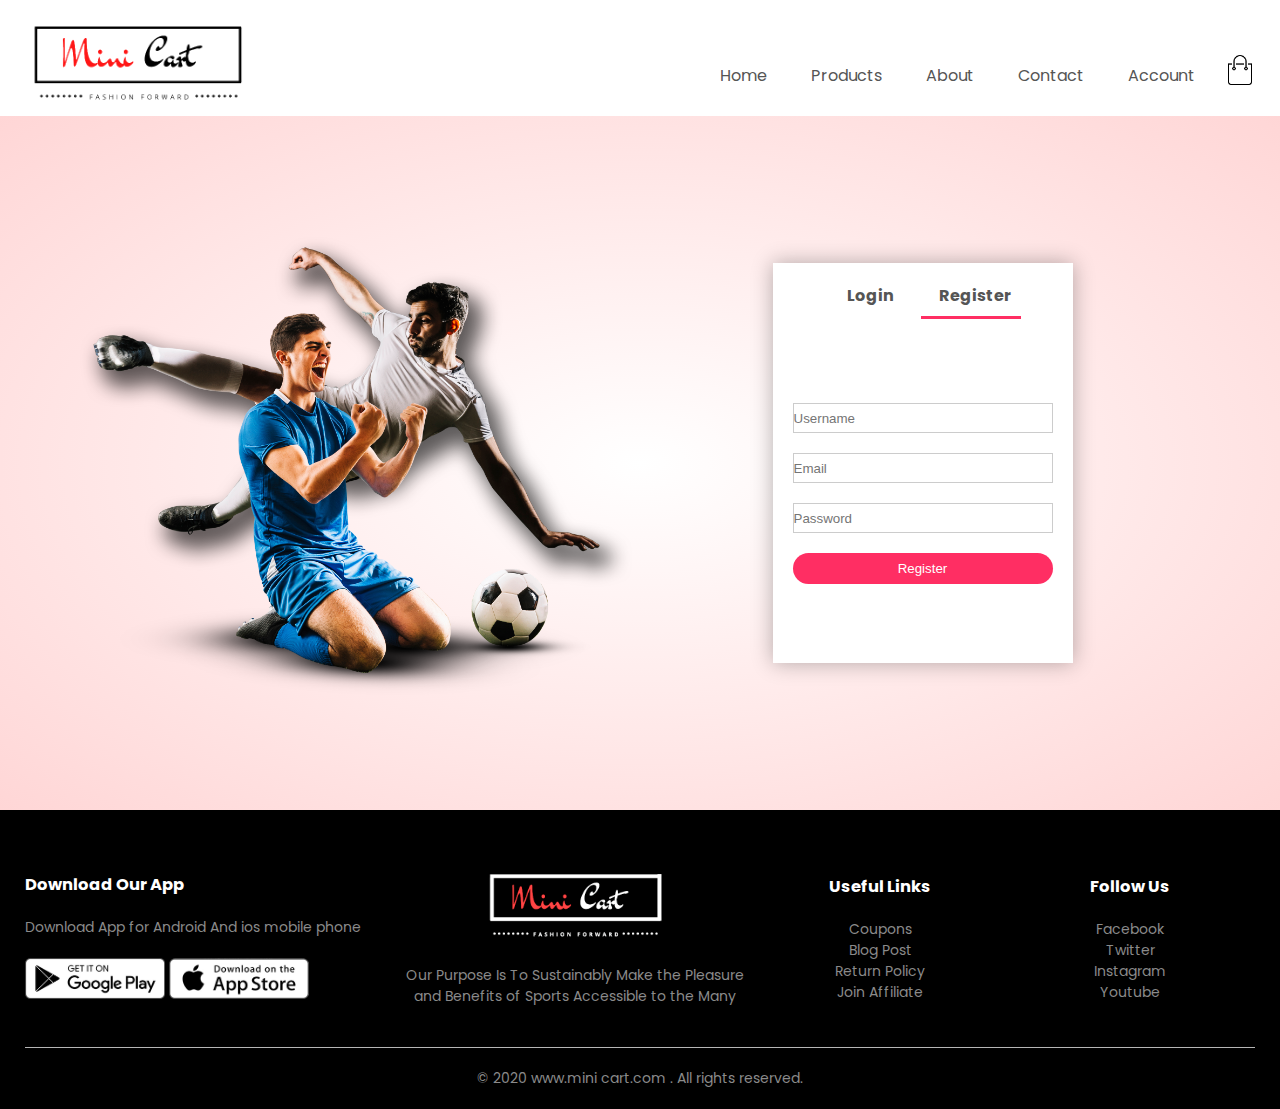
<file: account.html>
<!DOCTYPE html>
<html lang="en">
    <head>
        <meta charset="UTF-8">
        <meta name="viewport" content="width=device-width, initial-scale=1.0">
        <title>Mini Cart</title>
        <link rel="stylesheet" href="style.css">
        <link href="https://fonts.googleapis.com/css2?family=Poppins:wght@300;400;500;600;700&display=swap" rel="stylesheet">
        <link rel="stylesheet" href="https://stackpath.bootstrapcdn.com/font-awesome/4.7.0/css/font-awesome.min.css">
        <link rel="icon" type="image/jpeg" href="./favicon/apple-touch-icon.png">
    </head>

    <body>
        



    <div class="container">
    <!----------- Logo ----------------->

        <div class="navbar">
            <div class="logo">
                <a href="index.html"><img src="./images/karttt.png " class="logo-my"></a>
                <!------xx----- Logo -------xx---------->
            </div>
                <nav>
                    <ul id="menuitems">
                        <li><a href="index.html">Home</a></li>
                        <li><a href="products.html">Products</a></li>
                        <li><a href="">About</a></li>
                        <li><a href="">Contact</a></li>
                        <li><a href="account.html">Account</a></li>
                    </ul>
                </nav>

                <a href="cart.html"><img src="./images/cart.png" width="30px" height="30px" class="cart"></a>
                <img src="./images/menu.png" class="menu-icon" onclick="menutoggle()">

        </div>
        
    </div>


<!-- ------------------------- account page------------- -->
    
<div class="account-page">
    <div class="container">
        <div class="row">
            <div class="col-2">
                <img src="./images/image1.png" width="100%">
            </div>
            <div class="col-2">
                <div class="form-container">
                    <div class="form-btn">
                        <span onclick="login()">Login</span>
                        <span onclick="register()">Register</span>
                        <hr id="indicator">

                    </div>

                    <form id="loginform">
                        <input type="text" placeholder="Username">
                        <input type="password" placeholder="Password">
                        <button type="submit" class="btn">Login</button>
                        <a href="">Forgot password</a>
                    </form>

                    <form id="regform">
                        <input type="text" placeholder="Username">
                        <input type="email" placeholder="Email">
                        <input type="password" placeholder="Password">
                        <button type="submit" class="btn">Register</button>
                        
                    </form>

                </div>
            </div>
        </div>
    </div>
</div>



  


        <!------------------------ foooter -------------->
        <div class="footer">
            <div class="container">
                <div class="row">
                    <div class="footer-col-1">
                        <h3>Download Our App</h3>
                        <p>Download App for Android And ios mobile phone</p>
                        <div class="app-logo">
                            <img src="./images/play-store.png">
                            <img src="./images/app-store.png">
                        </div>
                    </div>
                    <div class="footer-col-2">
                        <img src="./images/Mini Kart (2).png">
                        <p>Our Purpose Is To Sustainably Make the Pleasure and 
                            Benefits of Sports Accessible to the Many
                        </p>
                    </div>
                    <div class="footer-col-3">
                        <h3>Useful Links</h3>
                        <ul>
                            <li>Coupons</li>
                            <li>Blog Post</li>
                            <li>Return Policy</li>
                            <li>Join Affiliate</li>
                        </ul>
                    </div>
                    <div class="footer-col-4">
                        <h3>Follow Us</h3>
                        <ul>
                            <li>Facebook</li>
                            <li>Twitter</li>
                            <li>Instagram</li>
                            <li>Youtube</li>
                        </ul>
                    </div>
                </div>
                <hr>
                <p class="copyright">© 2020 www.mini cart.com . All rights reserved.</p>
            </div>
        </div>
        <!-- --------js ------------------>
        <script>
            var menuitems = document.getElementById("menuitems");
            menuitems.style.maxHeight="0px";
            function menutoggle(){
                if( menuitems.style.maxHeight=="0px")
                {
                    menuitems.style.maxHeight="200px";
                }
                else{
                    menuitems.style.maxHeight="0px";
                }
            }
        </script>

    <!-- -------------- js toggle menu------------------ -->
    <script>
    var loginform = document.getElementById("loginform");
    var regform = document.getElementById("regform");
    var indicator = document.getElementById("indicator");
    
        function register(){

            regform.style.transform = "translateX(0px)";
            loginform.style.transform = "translateX(0px)";
            indicator.style.transform = "translateX(100px)";
        }

        function login(){

            regform.style.transform = "translateX(300px)";
            loginform.style.transform = "translateX(300px)";
            indicator.style.transform = "translateX(0px)";
        }


    </script>

    </body>
</html>
</file>
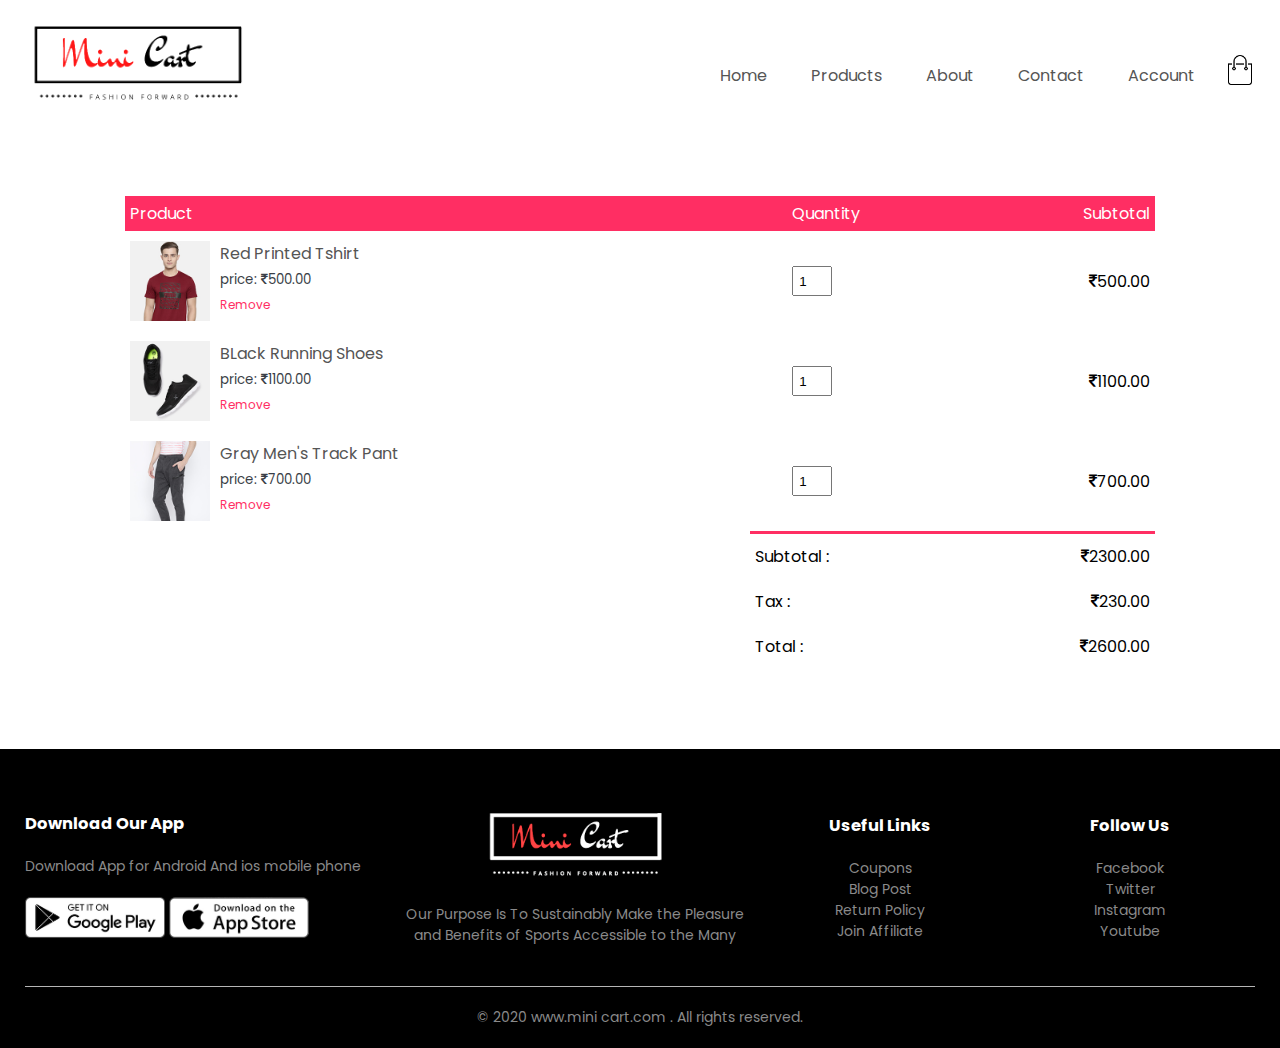
<file: cart.html>
<!DOCTYPE html>
<html lang="en">
    <head>
        <meta charset="UTF-8">
        <meta name="viewport" content="width=device-width, initial-scale=1.0">
        <title>Cart page</title>
        <link rel="stylesheet" href="style.css">
        <link href="https://fonts.googleapis.com/css2?family=Poppins:wght@300;400;500;600;700&display=swap" rel="stylesheet">
        <link rel="stylesheet" href="https://stackpath.bootstrapcdn.com/font-awesome/4.7.0/css/font-awesome.min.css">
        <link rel="icon" type="image/jpeg" href="./favicon/apple-touch-icon.png">
    </head>

    <body>
        



    <div class="container">
    <!----------- Logo ----------------->

        <div class="navbar">
            <div class="logo">
                <a href="index.html"><img src="./images/karttt.png " class="logo-my"></a>
                <!------xx----- Logo -------xx---------->
            </div>
                <nav>
                    <ul id="menuitems">
                        <li><a href="index.html">Home</a></li>
                        <li><a href="products.html">Products</a></li>
                        <li><a href="">About</a></li>
                        <li><a href="">Contact</a></li>
                        <li><a href="account.html">Account</a></li>
                    </ul>
                </nav>

                <a href="cart.html"><img src="./images/cart.png" width="30px" height="30px" class="cart"></a>
                <img src="./images/menu.png" class="menu-icon" onclick="menutoggle()">

        </div>
        
    </div>


  <!-- ----------------- Cart items-------------------- -->
    <div class="small-container cart-page">
        <table>
            <tr>
                <th>Product</th>
                <th>Quantity</th>
                <th>Subtotal</th>
            </tr>
            <tr>
                <td>
                    <div class="cart-info">
                        <img src="./images/buy-1.jpg">
                        <div>
                            <p>Red Printed Tshirt</p>
                            <small>price: <i class="fa fa-inr"></i>500.00</small>
                            <br>
                            <a href="">Remove</a>
                        </div>
                    </div>
                </td>
                <td><input type="number" value="1"></td>
                <td><i class="fa fa-inr" aria-hidden="true"></i>500.00</td>
            </tr>
            <tr>
                <td>
                    <div class="cart-info">
                        <img src="./images/buy-2.jpg">
                        <div>
                            <p>BLack Running Shoes</p>
                            <small>price: <i class="fa fa-inr"></i>1100.00</small>
                            <br>
                            <a href="">Remove</a>
                        </div>
                    </div>
                </td>
                <td><input type="number" value="1"></td>
                <td><i class="fa fa-inr" aria-hidden="true"></i>1100.00</td>
            </tr>
            <tr>
                <td>
                    <div class="cart-info">
                        <img src="./images/buy-3.jpg">
                        <div>
                            <p>Gray Men's Track Pant</p>
                            <small>price: <i class="fa fa-inr"></i>700.00</small>
                            <br>
                            <a href="">Remove</a>
                        </div>
                    </div>
                </td>
                <td><input type="number" value="1"></td>
                <td><i class="fa fa-inr" aria-hidden="true"></i>700.00</td>
            </tr>
        </table>

        <div class="total-price">
            <table>
                <tr>
                    <td>Subtotal :</td>
                    <td><i class="fa fa-inr"></i>2300.00</td>
                </tr>
                <tr>
                    <td>Tax :</td>
                    <td><i class="fa fa-inr"></i>230.00</td>
                </tr>
                <tr>
                    <td>Total :</td>
                    <td><i class="fa fa-inr"></i>2600.00</td>
                </tr>
            </table>
        </div>








    </div>





  


        <!------------------------ foooter -------------->
        <div class="footer">
            <div class="container">
                <div class="row">
                    <div class="footer-col-1">
                        <h3>Download Our App</h3>
                        <p>Download App for Android And ios mobile phone</p>
                        <div class="app-logo">
                            <img src="./images/play-store.png">
                            <img src="./images/app-store.png">
                        </div>
                    </div>
                    <div class="footer-col-2">
                        <img src="./images/Mini Kart (2).png">
                        <p>Our Purpose Is To Sustainably Make the Pleasure and 
                            Benefits of Sports Accessible to the Many
                        </p>
                    </div>
                    <div class="footer-col-3">
                        <h3>Useful Links</h3>
                        <ul>
                            <li>Coupons</li>
                            <li>Blog Post</li>
                            <li>Return Policy</li>
                            <li>Join Affiliate</li>
                        </ul>
                    </div>
                    <div class="footer-col-4">
                        <h3>Follow Us</h3>
                        <ul>
                            <li>Facebook</li>
                            <li>Twitter</li>
                            <li>Instagram</li>
                            <li>Youtube</li>
                        </ul>
                    </div>
                </div>
                <hr>
                <p class="copyright">© 2020 www.mini cart.com . All rights reserved.</p>
            </div>
        </div>
        <!-- --------js ------------------>
        <script>
            var menuitems = document.getElementById("menuitems");
            menuitems.style.maxHeight="0px";
            function menutoggle(){
                if( menuitems.style.maxHeight=="0px")
                {
                    menuitems.style.maxHeight="200px";
                }
                else{
                    menuitems.style.maxHeight="0px";
                }
            }
        </script>

    


    </body>
</html>
</file>
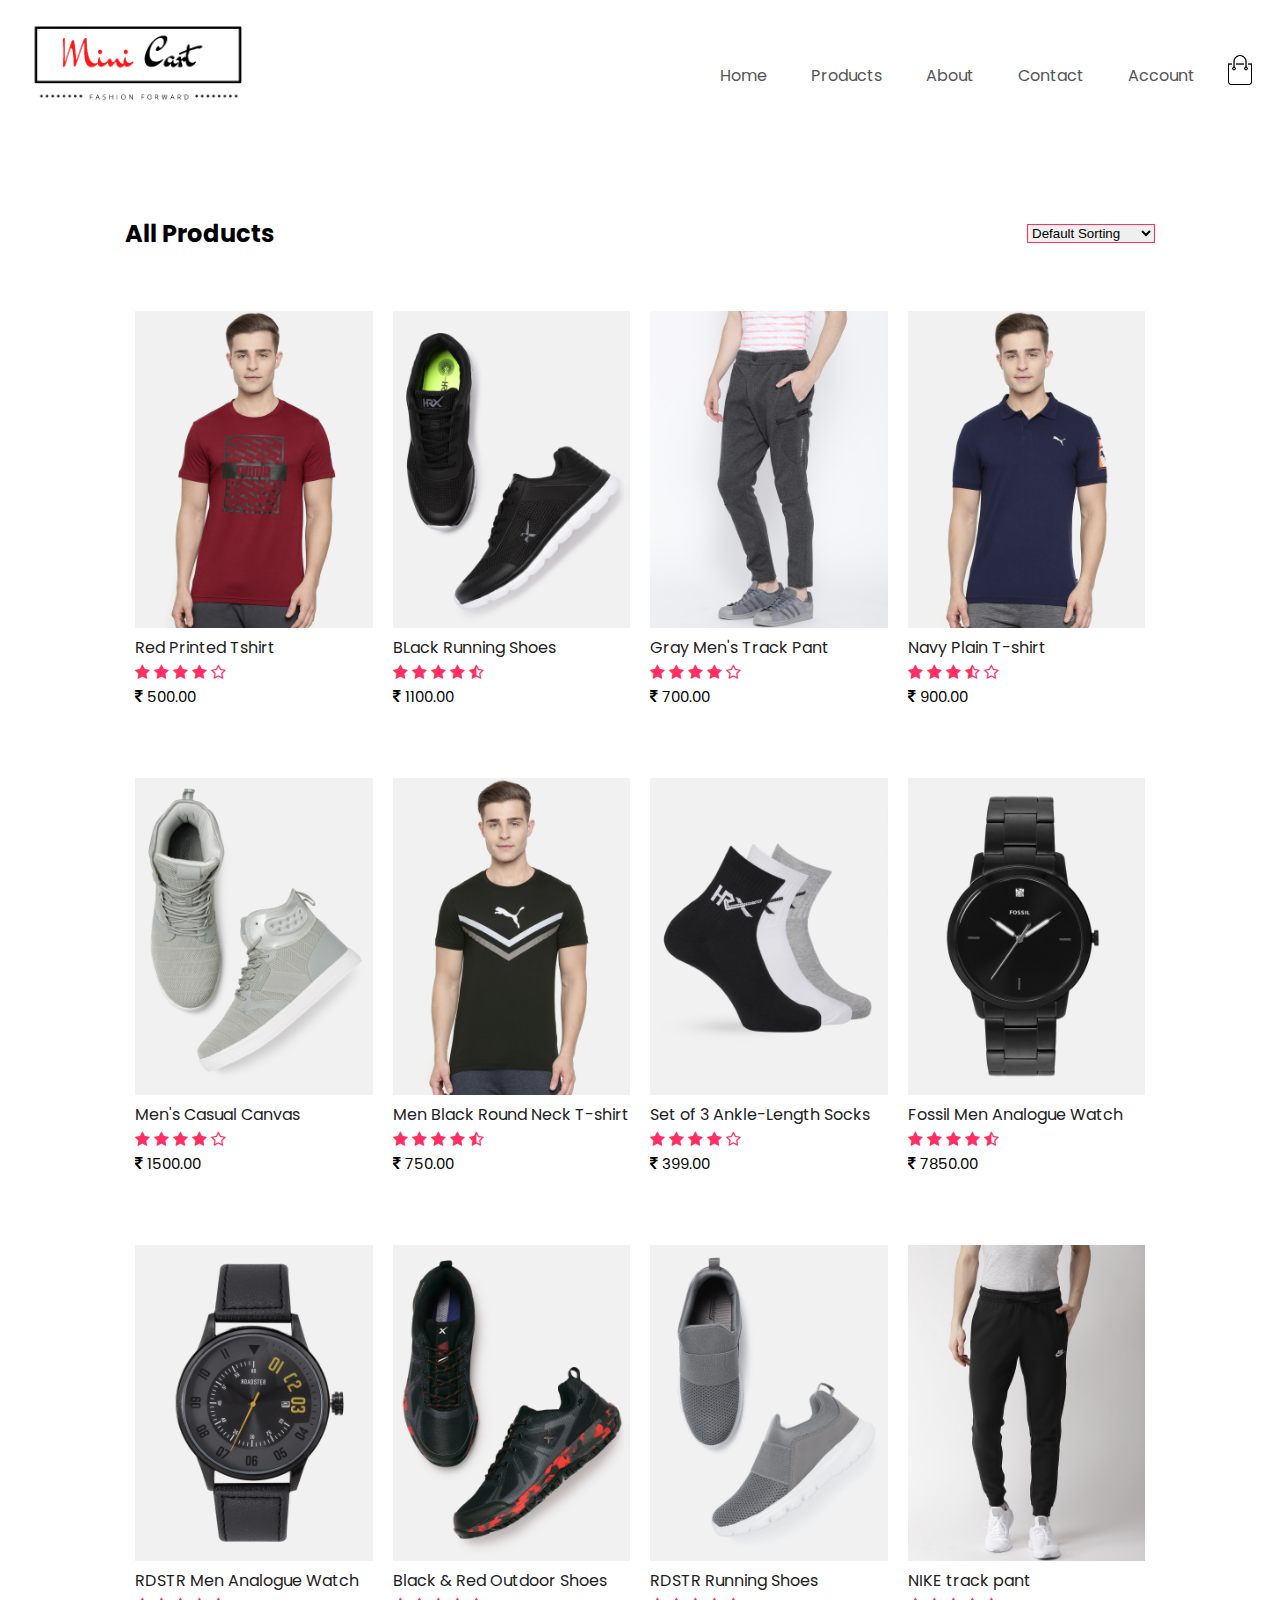
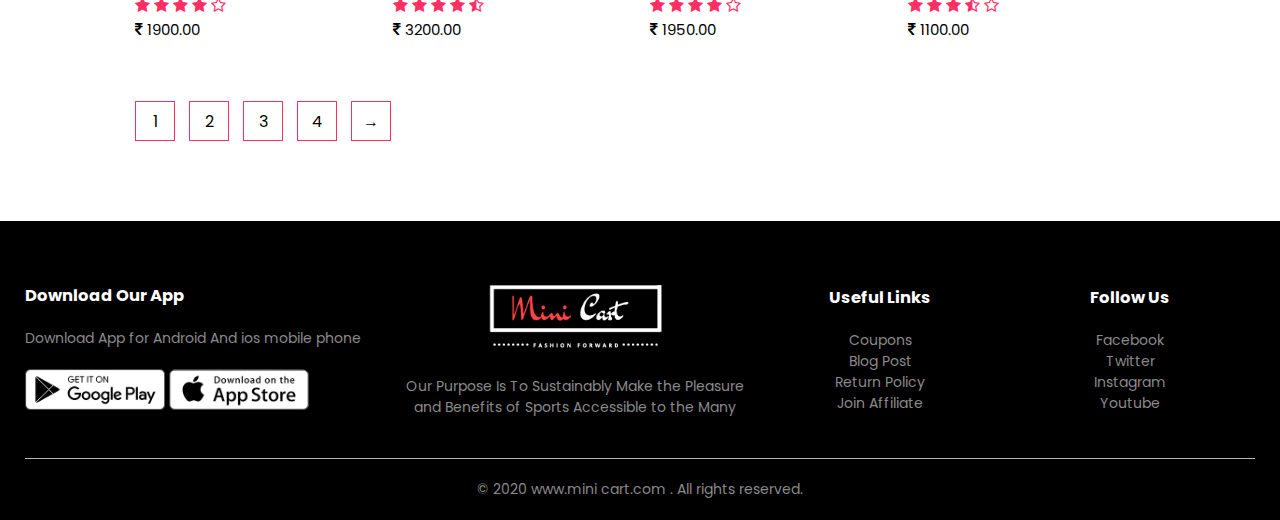
<file: products.html>
<!DOCTYPE html>
<html lang="en">
    <head>
        <meta charset="UTF-8">
        <meta name="viewport" content="width=device-width, initial-scale=1.0">
        <title>All Products-Mini Cart</title>
        <link rel="stylesheet" href="style.css">
        <link href="https://fonts.googleapis.com/css2?family=Poppins:wght@300;400;500;600;700&display=swap" rel="stylesheet">
        <link rel="stylesheet" href="https://stackpath.bootstrapcdn.com/font-awesome/4.7.0/css/font-awesome.min.css">
        <link rel="icon" type="image/jpeg" href="./favicon/apple-touch-icon.png">
    </head>

    <body>
        



    <div class="container">
    <!----------- Logo ----------------->

        <div class="navbar">
            <div class="logo">
                <a href="index.html"><img src="./images/karttt.png" class="logo-my"></a>
                <!------xx----- Logo -------xx---------->
            </div>
                <nav>
                    <ul id="menuitems">
                        <li><a href="index.html">Home</a></li>
                        <li><a href="products.html">Products</a></li>
                        <li><a href="">About</a></li>
                        <li><a href="">Contact</a></li>
                        <li><a href="account.html">Account</a></li>
                    </ul>
                </nav>

                <a href="cart.html"><img src="./images/cart.png" width="30px" height="30px" class="cart"></a>
                <img src="./images/menu.png" class="menu-icon" onclick="menutoggle()">

        </div>
        
    </div>


 
 
   
    <div class="small-container">
       <div class="row row-2">
           <h2>All Products</h2>
           <select class="hvr">
               <option>Default Sorting</option>
               <option>Sort by Price</option>
               <option>Sort by Popularity</option>
               <option>Sort by Rating</option>
               <option>Sort by Sale</option>
           </select>
       </div>
       <div class="row">
        <div class="col-4">
            <a href="productsdetail.html"><img src="./images/product-1.jpg"></a>
            <a href="productsdetail.html"><h4>Red Printed Tshirt</h4></a>
            <div class="rating">
                <i class="fa fa-star"></i>
                <i class="fa fa-star"></i>
                <i class="fa fa-star"></i>
                <i class="fa fa-star"></i>
                <i class="fa fa-star-o"></i>
            </div>
            <p><i class="fa fa-inr" aria-hidden="true"></i> 500.00</p>
        </div>
        <div class="col-4">
            <img src="./images/product-2.jpg">
            <h4>BLack Running Shoes</h4>
            <div class="rating">
                <i class="fa fa-star"></i>
                <i class="fa fa-star"></i>
                <i class="fa fa-star"></i>
                <i class="fa fa-star"></i>
                <i class="fa fa-star-half-o"></i>
            </div>
            <p><i class="fa fa-inr" aria-hidden="true"></i> 1100.00</p>
        </div>
        <div class="col-4">
            <img src="./images/product-3.jpg">
            <h4>Gray Men's Track Pant</h4>
            <div class="rating">
                <i class="fa fa-star"></i>
                <i class="fa fa-star"></i>
                <i class="fa fa-star"></i>
                <i class="fa fa-star"></i>
                <i class="fa fa-star-o"></i>
            </div>
            <p><i class="fa fa-inr" aria-hidden="true"></i> 700.00</p>
        </div>
        <div class="col-4">
            <img src="./images/product-4.jpg">
            <h4>Navy Plain T-shirt</h4>
            <div class="rating">
                <i class="fa fa-star"></i>
                <i class="fa fa-star"></i>
                <i class="fa fa-star"></i>
                <i class="fa fa-star-half-o"></i>
                <i class="fa fa-star-o"></i>
            </div>
            <p><i class="fa fa-inr" aria-hidden="true"></i> 900.00</p>
        </div>

    </div>
    
    <div class="row">
        <div class="col-4">
            <img src="./images/product-5.jpg">
            <h4>Men's Casual Canvas</h4>
            <div class="rating">
                <i class="fa fa-star"></i>
                <i class="fa fa-star"></i>
                <i class="fa fa-star"></i>
                <i class="fa fa-star"></i>
                <i class="fa fa-star-o"></i>
            </div>
            <p><i class="fa fa-inr" aria-hidden="true"></i> 1500.00</p>
        </div>
        <div class="col-4">
            <img src="./images/product-6.jpg">
            <h4>Men Black Round Neck T-shirt</h4>
            <div class="rating">
                <i class="fa fa-star"></i>
                <i class="fa fa-star"></i>
                <i class="fa fa-star"></i>
                <i class="fa fa-star"></i>
                <i class="fa fa-star-half-o"></i>
            </div>
            <p><i class="fa fa-inr" aria-hidden="true"></i> 750.00</p>
        </div>
        <div class="col-4">
            <img src="./images/product-7.jpg">
            <h4>Set of 3 Ankle-Length Socks</h4>
            <div class="rating">
                <i class="fa fa-star"></i>
                <i class="fa fa-star"></i>
                <i class="fa fa-star"></i>
                <i class="fa fa-star"></i>
                <i class="fa fa-star-o"></i>
            </div>
            <p><i class="fa fa-inr" aria-hidden="true"></i> 399.00</p>
        </div>
        <div class="col-4">
            <img src="./images/product-8.jpg">
            <h4>Fossil Men Analogue Watch</h4>
            <div class="rating">
                <i class="fa fa-star"></i>
                <i class="fa fa-star"></i>
                <i class="fa fa-star"></i>
                <i class="fa fa-star"></i>
                <i class="fa fa-star-half-o"></i>
            </div>
            <p><i class="fa fa-inr" aria-hidden="true"></i> 7850.00</p>
        </div>

    </div>
    <div class="row">
        <div class="col-4">
            <img src="./images/product-9.jpg">
            <h4>RDSTR Men Analogue Watch</h4>
            <div class="rating">
                <i class="fa fa-star"></i>
                <i class="fa fa-star"></i>
                <i class="fa fa-star"></i>
                <i class="fa fa-star"></i>
                <i class="fa fa-star-o"></i>
            </div>
            <p><i class="fa fa-inr" aria-hidden="true"></i> 1900.00</p>
        </div>
        <div class="col-4">
            <img src="./images/product-10.jpg">
            <h4>Black & Red Outdoor Shoes</h4>
            <div class="rating">
                <i class="fa fa-star"></i>
                <i class="fa fa-star"></i>
                <i class="fa fa-star"></i>
                <i class="fa fa-star"></i>
                <i class="fa fa-star-half-o"></i>
            </div>
            <p><i class="fa fa-inr" aria-hidden="true"></i> 3200.00</p>
        </div>
        <div class="col-4">
            <img src="./images/product-11.jpg">
            <h4>RDSTR Running Shoes</h4>
            <div class="rating">
                <i class="fa fa-star"></i>
                <i class="fa fa-star"></i>
                <i class="fa fa-star"></i>
                <i class="fa fa-star"></i>
                <i class="fa fa-star-o"></i>
            </div>
            <p><i class="fa fa-inr" aria-hidden="true"></i> 1950.00</p>
        </div>
        <div class="col-4">
            <img src="./images/product-12.jpg">
            <h4>NIKE track pant</h4>
            <div class="rating">
                <i class="fa fa-star"></i>
                <i class="fa fa-star"></i>
                <i class="fa fa-star"></i>
                <i class="fa fa-star-half-o"></i>
                <i class="fa fa-star-o"></i>
            </div>
            <p><i class="fa fa-inr" aria-hidden="true"></i> 1100.00</p>
        </div>

        </div>
        <div class="page-btn">
            <span>1</span>
            <span>2</span>
            <span>3</span>
            <span>4</span>
            <span> &#8594;</span>
        </div>
     </div>


        <!------------------------ foooter -------------->
        <div class="footer">
            <div class="container">
                <div class="row">
                    <div class="footer-col-1">
                        <h3>Download Our App</h3>
                        <p>Download App for Android And ios mobile phone</p>
                        <div class="app-logo">
                            <img src="./images/play-store.png">
                            <img src="./images/app-store.png">
                        </div>
                    </div>
                    <div class="footer-col-2">
                        <img src="./images/Mini Kart (2).png">
                        <p>Our Purpose Is To Sustainably Make the Pleasure and 
                            Benefits of Sports Accessible to the Many
                        </p>
                    </div>
                    <div class="footer-col-3">
                        <h3>Useful Links</h3>
                        <ul>
                            <li>Coupons</li>
                            <li>Blog Post</li>
                            <li>Return Policy</li>
                            <li>Join Affiliate</li>
                        </ul>
                    </div>
                    <div class="footer-col-4">
                        <h3>Follow Us</h3>
                        <ul>
                            <li>Facebook</li>
                            <li>Twitter</li>
                            <li>Instagram</li>
                            <li>Youtube</li>
                        </ul>
                    </div>
                </div>
                <hr>
                <p class="copyright">© 2020 www.mini cart.com . All rights reserved.</p>
            </div>
        </div>
        <!-- --------js ------------------>
        <script>
            var menuitems = document.getElementById("menuitems");
            menuitems.style.maxHeight="0px";
            function menutoggle(){
                if( menuitems.style.maxHeight=="0px")
                {
                    menuitems.style.maxHeight="200px";
                }
                else{
                    menuitems.style.maxHeight="0px";
                }
            }
        </script>
    </body>
</html>
</file>
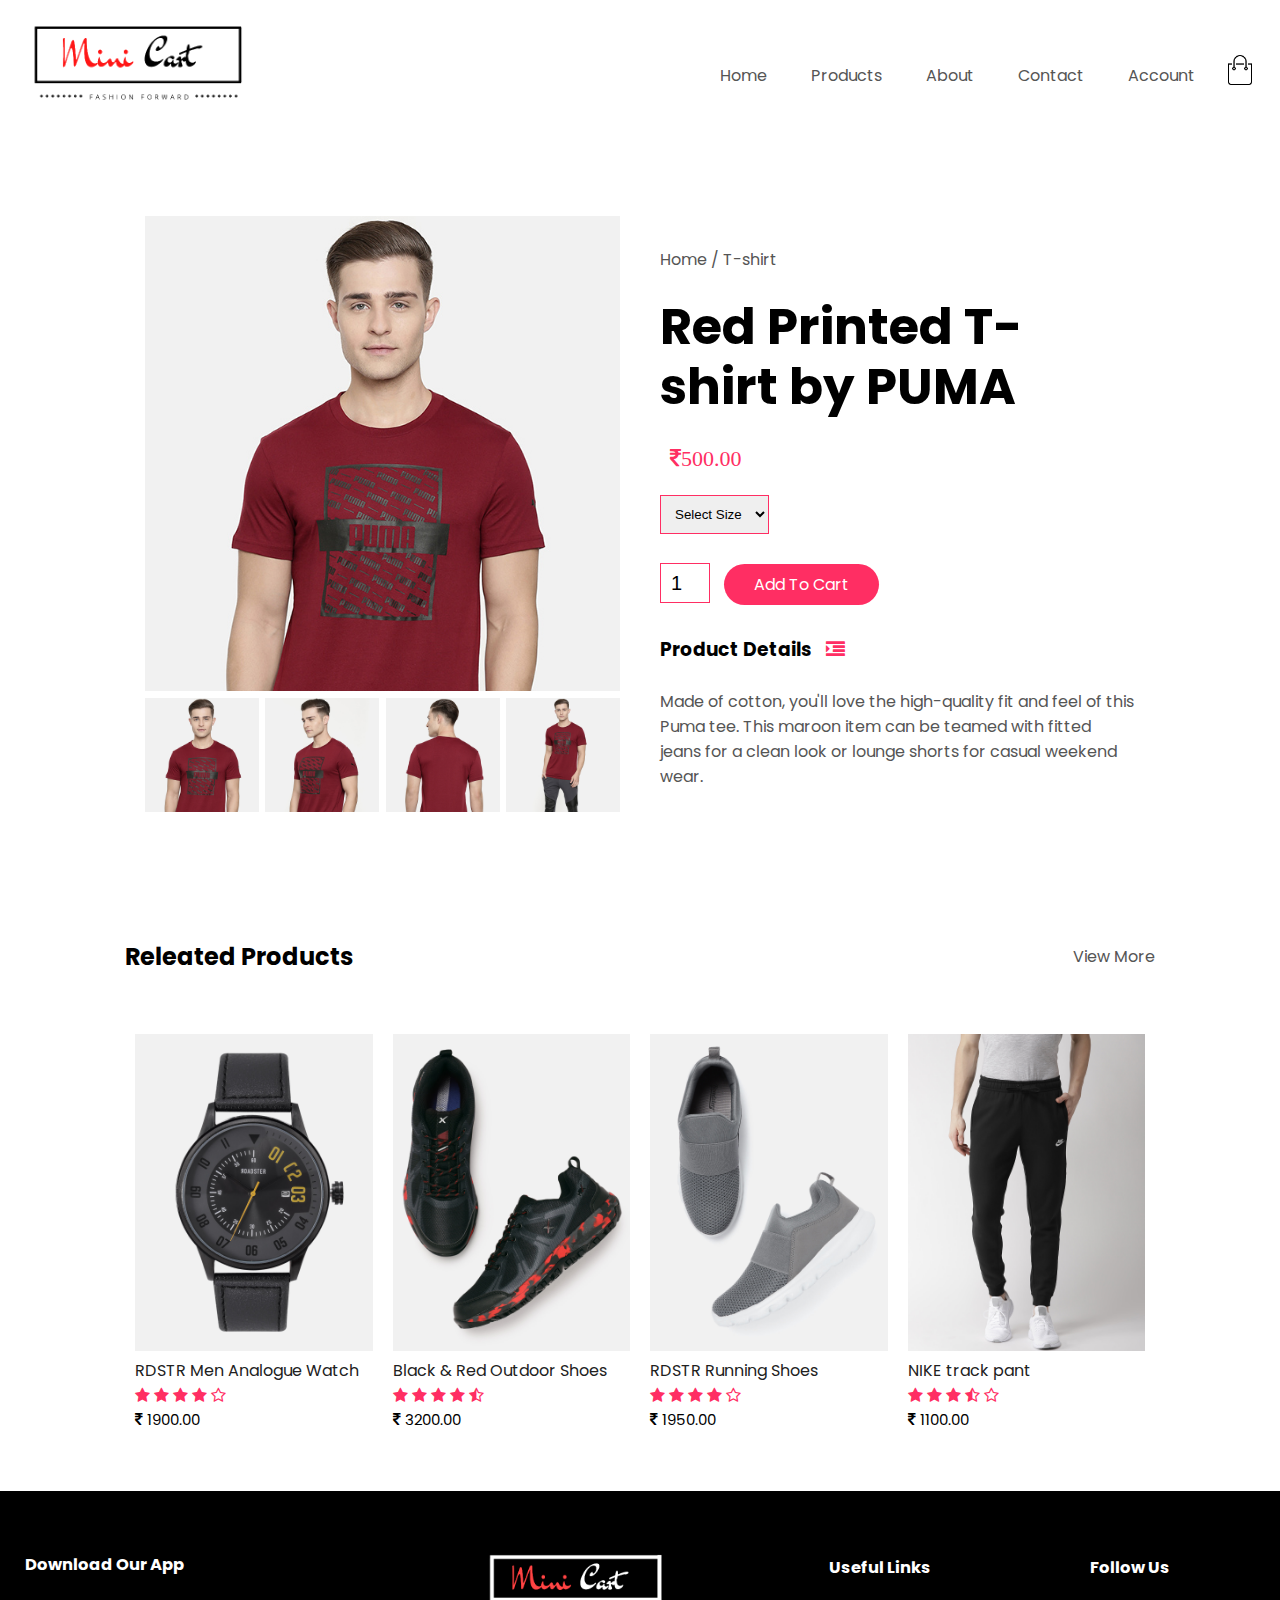
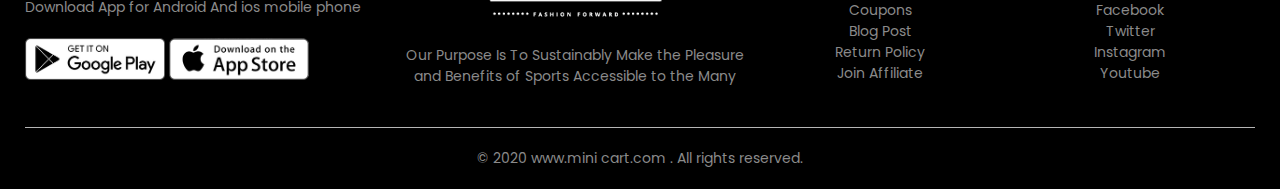
<file: productsdetail.html>
<!DOCTYPE html>
<html lang="en">
    <head>
        <meta charset="UTF-8">
        <meta name="viewport" content="width=device-width, initial-scale=1.0">
        <title>All Products-Mini Cart</title>
        <link rel="stylesheet" href="style.css">
        <link href="https://fonts.googleapis.com/css2?family=Poppins:wght@300;400;500;600;700&display=swap" rel="stylesheet">
        <link rel="stylesheet" href="https://stackpath.bootstrapcdn.com/font-awesome/4.7.0/css/font-awesome.min.css">
        <link rel="icon" type="image/jpeg" href="./favicon/apple-touch-icon.png">
    </head>

    <body>
        



    <div class="container">
    <!----------- Logo ----------------->

        <div class="navbar">
            <div class="logo">
                <a href="index.html"><img src="./images/karttt.png " class="logo-my"></a>
                <!------xx----- Logo -------xx---------->
            </div>
                <nav>
                    <ul id="menuitems">
                        <li><a href="index.html">Home</a></li>
                        <li><a href="products.html">Products</a></li>
                        <li><a href="">About</a></li>
                        <li><a href="">Contact</a></li>
                        <li><a href="account.html">Account</a></li>
                    </ul>
                </nav>

                <a href="cart.html"><img src="./images/cart.png" width="30px" height="30px" class="cart"></a>
                <img src="./images/menu.png" class="menu-icon" onclick="menutoggle()">

        </div>
        
    </div>

<!-- ---------------------single product details---------------- -->
 
 <div class="small-container single-product">
    <div class="row">
        <div class="col-2">
            <img src="./images/gallery-1.jpg" width="100%" id="productimg">

                <div class="small-img-row">
                    <div class="small-img-col">
                      <img src="./images/gallery-1.jpg" width="100%" class="smallimg">  
                    </div>
                    <div class="small-img-col">
                      <img src="./images/gallery-2.jpg" width="100%" class="smallimg">  
                    </div>
                    <div class="small-img-col">
                      <img src="./images/gallery-3.jpg" width="100%" class="smallimg">  
                    </div>
                    <div class="small-img-col">
                      <img src="./images/gallery-4.jpg" width="100%" class="smallimg">  
                    </div>
                </div>



        </div>
        <div class="col-2">
            <p>Home / T-shirt</p>
            <h1>Red Printed T-shirt by PUMA</h1>
            <h4> <i class="fa fa-inr">500.00</i></h4>
                <select>
                    <option>Select Size</option>
                    <option>XXL</option>
                    <option>XL</option>
                    <option>L</option>
                    <option>M</option>
                    <option>S</option>
                </select>
                <input type="number" value="1">
                <a href="" class="btn">Add To Cart</a>
                <h3>Product Details <i class="fa fa-indent"></i></h3>
                <br>
                <p>Made of cotton, you'll love the high-quality fit and feel of this Puma tee. This maroon item can be teamed with fitted jeans for a clean look or lounge shorts for casual weekend wear.</p>
        </div>
    </div>

 </div>
  <!-- ----------------------- title---------------- -->
    <div class="small-container">
        <div class="row row-2">
            <h2>Releated Products</h2>
            <a href="products.html"><p>View More</p></a>
        </div>

    </div>




<!-- ------------------produts---------------------- -->

    <div class="small-container">
      
        

        <div class="row">
            <div class="col-4">
                <img src="./images/product-9.jpg">
                <h4>RDSTR Men Analogue Watch</h4>
                <div class="rating">
                    <i class="fa fa-star"></i>
                    <i class="fa fa-star"></i>
                    <i class="fa fa-star"></i>
                    <i class="fa fa-star"></i>
                    <i class="fa fa-star-o"></i>
                </div>
                <p><i class="fa fa-inr" aria-hidden="true"></i> 1900.00</p>
            </div>
            <div class="col-4">
                <img src="./images/product-10.jpg">
                <h4>Black & Red Outdoor Shoes</h4>
                <div class="rating">
                    <i class="fa fa-star"></i>
                    <i class="fa fa-star"></i>
                    <i class="fa fa-star"></i>
                    <i class="fa fa-star"></i>
                    <i class="fa fa-star-half-o"></i>
                </div>
                <p><i class="fa fa-inr" aria-hidden="true"></i> 3200.00</p>
            </div>
            <div class="col-4">
                <img src="./images/product-11.jpg">
                <h4>RDSTR Running Shoes</h4>
                <div class="rating">
                    <i class="fa fa-star"></i>
                    <i class="fa fa-star"></i>
                    <i class="fa fa-star"></i>
                    <i class="fa fa-star"></i>
                    <i class="fa fa-star-o"></i>
                </div>
                <p><i class="fa fa-inr" aria-hidden="true"></i> 1950.00</p>
            </div>
            <div class="col-4">
                <img src="./images/product-12.jpg">
                <h4>NIKE track pant</h4>
                <div class="rating">
                    <i class="fa fa-star"></i>
                    <i class="fa fa-star"></i>
                    <i class="fa fa-star"></i>
                    <i class="fa fa-star-half-o"></i>
                    <i class="fa fa-star-o"></i>
                </div>
                <p><i class="fa fa-inr" aria-hidden="true"></i> 1100.00</p>
            </div>
    
        </div>
        
     </div>


        <!------------------------ foooter -------------->
        <div class="footer">
            <div class="container">
                <div class="row">
                    <div class="footer-col-1">
                        <h3>Download Our App</h3>
                        <p>Download App for Android And ios mobile phone</p>
                        <div class="app-logo">
                            <img src="./images/play-store.png">
                            <img src="./images/app-store.png">
                        </div>
                    </div>
                    <div class="footer-col-2">
                        <img src="./images/Mini Kart (2).png">
                        <p>Our Purpose Is To Sustainably Make the Pleasure and 
                            Benefits of Sports Accessible to the Many
                        </p>
                    </div>
                    <div class="footer-col-3">
                        <h3>Useful Links</h3>
                        <ul>
                            <li>Coupons</li>
                            <li>Blog Post</li>
                            <li>Return Policy</li>
                            <li>Join Affiliate</li>
                        </ul>
                    </div>
                    <div class="footer-col-4">
                        <h3>Follow Us</h3>
                        <ul>
                            <li>Facebook</li>
                            <li>Twitter</li>
                            <li>Instagram</li>
                            <li>Youtube</li>
                        </ul>
                    </div>
                </div>
                <hr>
                <p class="copyright">© 2020 www.mini cart.com . All rights reserved.</p>
            </div>
        </div>
        <!-- --------js ------------------>
        <script>
            var menuitems = document.getElementById("menuitems");
            menuitems.style.maxHeight="0px";
            function menutoggle(){
                if( menuitems.style.maxHeight=="0px")
                {
                    menuitems.style.maxHeight="200px";
                }
                else{
                    menuitems.style.maxHeight="0px";
                }
            }
        </script>

    <!-- --------js product ------------------>
        <script>

            var productimg = document.getElementById("productimg");
            var smallimg=document.getElementsByClassName("smallimg");
            smallimg[0].onclick = function(){
                productimg.src=smallimg[0].src;
            }
            smallimg[1].onclick = function(){
                productimg.src=smallimg[1].src;
            }
            smallimg[2].onclick = function(){
                productimg.src=smallimg[2].src;
            }
            smallimg[3].onclick = function(){
                productimg.src=smallimg[3].src;
            }
        </script>


    </body>
</html>
</file>
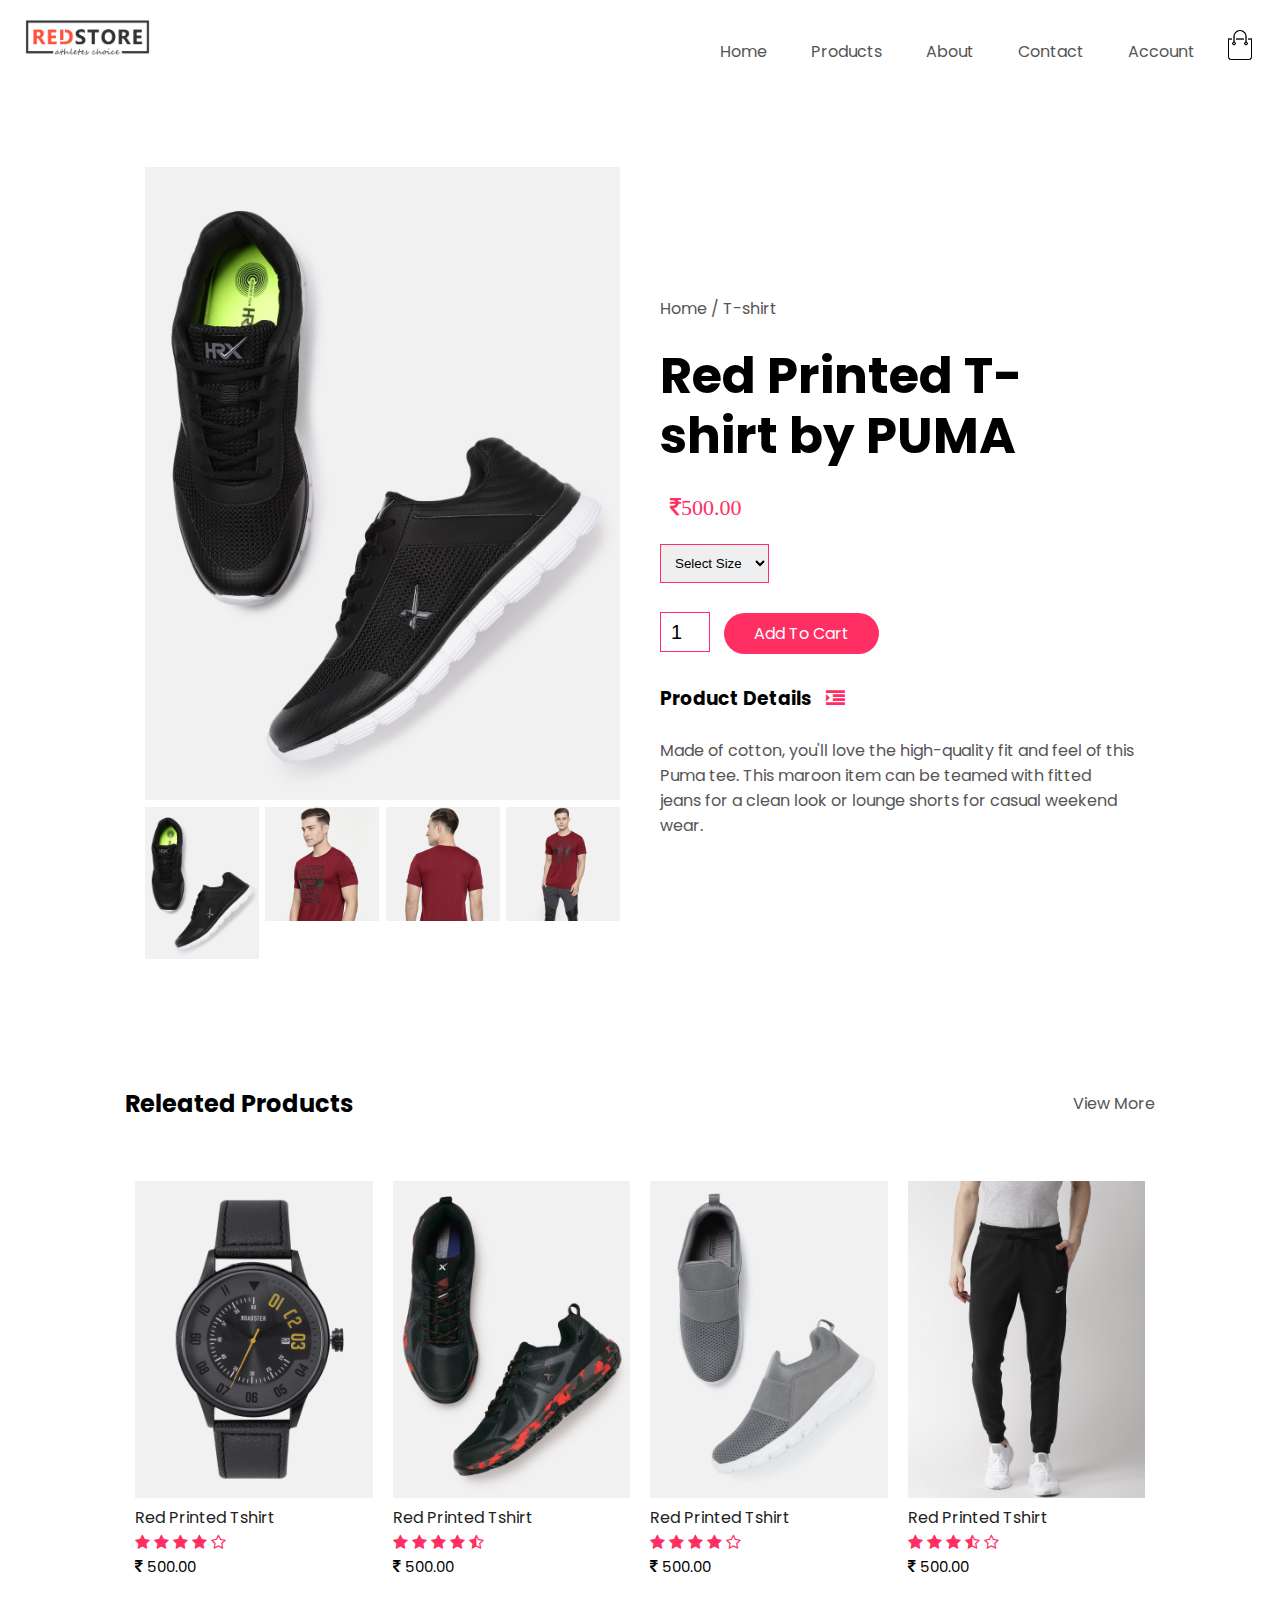
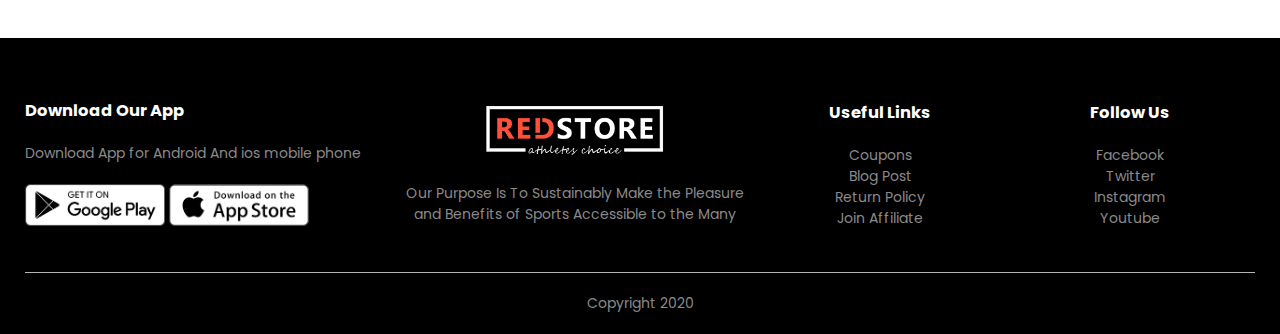
<file: productsdetail1.html>
<!DOCTYPE html>
<html lang="en">
    <head>
        <meta charset="UTF-8">
        <meta name="viewport" content="width=device-width, initial-scale=1.0">
        <title>All Products-Red Store</title>
        <link rel="stylesheet" href="style.css">
        <link href="https://fonts.googleapis.com/css2?family=Poppins:wght@300;400;500;600;700&display=swap" rel="stylesheet">
        <link rel="stylesheet" href="https://stackpath.bootstrapcdn.com/font-awesome/4.7.0/css/font-awesome.min.css">
    </head>

    <body>
        



    <div class="container">
    <!----------- Logo ----------------->

        <div class="navbar">
            <div class="logo">
                <a href="index.html"><img src="./images/logo.png" width="125px"></a>
                <!------xx----- Logo -------xx---------->
            </div>
                <nav>
                    <ul id="menuitems">
                        <li><a href="index.html">Home</a></li>
                        <li><a href="products.html">Products</a></li>
                        <li><a href="">About</a></li>
                        <li><a href="">Contact</a></li>
                        <li><a href="account.html">Account</a></li>
                    </ul>
                </nav>

                <a href="cart.html"><img src="/images/cart.png" width="30px" height="30px" class="cart"></a>
                <img src="/images/menu.png" class="menu-icon" onclick="menutoggle()">

        </div>
        
    </div>

<!-- ---------------------single product details---------------- -->
 
 <div class="small-container single-product">
    <div class="row">
        <div class="col-2">
            <img src="/images/product-2.jpg" width="100%" id="productimg">

                <div class="small-img-row">
                    <div class="small-img-col">
                      <img src="/images/product-2.jpg" width="100%" class="smallimg">  
                    </div>
                    <div class="small-img-col">
                      <img src="/images/gallery-2.jpg" width="100%" class="smallimg">  
                    </div>
                    <div class="small-img-col">
                      <img src="/images/gallery-3.jpg" width="100%" class="smallimg">  
                    </div>
                    <div class="small-img-col">
                      <img src="/images/gallery-4.jpg" width="100%" class="smallimg">  
                    </div>
                </div>



        </div>
        <div class="col-2">
            <p>Home / T-shirt</p>
            <h1>Red Printed T-shirt by PUMA</h1>
            <h4> <i class="fa fa-inr">500.00</i></h4>
                <select>
                    <option>Select Size</option>
                    <option>XXL</option>
                    <option>XL</option>
                    <option>L</option>
                    <option>M</option>
                    <option>S</option>
                </select>
                <input type="number" value="1">
                <a href="" class="btn">Add To Cart</a>
                <h3>Product Details <i class="fa fa-indent"></i></h3>
                <br>
                <p>Made of cotton, you'll love the high-quality fit and feel of this Puma tee. This maroon item can be teamed with fitted jeans for a clean look or lounge shorts for casual weekend wear.</p>
        </div>
    </div>

 </div>
  <!-- ----------------------- title---------------- -->
    <div class="small-container">
        <div class="row row-2">
            <h2>Releated Products</h2>
            <p>View More</p>
        </div>

    </div>




<!-- ------------------produts---------------------- -->

    <div class="small-container">
      
        

        <div class="row">
            <div class="col-4">
                <img src="/images/product-9.jpg">
                <h4>Red Printed Tshirt</h4>
                <div class="rating">
                    <i class="fa fa-star"></i>
                    <i class="fa fa-star"></i>
                    <i class="fa fa-star"></i>
                    <i class="fa fa-star"></i>
                    <i class="fa fa-star-o"></i>
                </div>
                <p><i class="fa fa-inr" aria-hidden="true"></i> 500.00</p>
            </div>
            <div class="col-4">
                <img src="/images/product-10.jpg">
                <h4>Red Printed Tshirt</h4>
                <div class="rating">
                    <i class="fa fa-star"></i>
                    <i class="fa fa-star"></i>
                    <i class="fa fa-star"></i>
                    <i class="fa fa-star"></i>
                    <i class="fa fa-star-half-o"></i>
                </div>
                <p><i class="fa fa-inr" aria-hidden="true"></i> 500.00</p>
            </div>
            <div class="col-4">
                <img src="/images/product-11.jpg">
                <h4>Red Printed Tshirt</h4>
                <div class="rating">
                    <i class="fa fa-star"></i>
                    <i class="fa fa-star"></i>
                    <i class="fa fa-star"></i>
                    <i class="fa fa-star"></i>
                    <i class="fa fa-star-o"></i>
                </div>
                <p><i class="fa fa-inr" aria-hidden="true"></i> 500.00</p>
            </div>
            <div class="col-4">
                <img src="/images/product-12.jpg">
                <h4>Red Printed Tshirt</h4>
                <div class="rating">
                    <i class="fa fa-star"></i>
                    <i class="fa fa-star"></i>
                    <i class="fa fa-star"></i>
                    <i class="fa fa-star-half-o"></i>
                    <i class="fa fa-star-o"></i>
                </div>
                <p><i class="fa fa-inr" aria-hidden="true"></i> 500.00</p>
            </div>

        </div>
        
     </div>


        <!------------------------ foooter -------------->
        <div class="footer">
            <div class="container">
                <div class="row">
                    <div class="footer-col-1">
                        <h3>Download Our App</h3>
                        <p>Download App for Android And ios mobile phone</p>
                        <div class="app-logo">
                            <img src="/images/play-store.png">
                            <img src="/images/app-store.png">
                        </div>
                    </div>
                    <div class="footer-col-2">
                        <img src="/images/logo-white.png">
                        <p>Our Purpose Is To Sustainably Make the Pleasure and 
                            Benefits of Sports Accessible to the Many
                        </p>
                    </div>
                    <div class="footer-col-3">
                        <h3>Useful Links</h3>
                        <ul>
                            <li>Coupons</li>
                            <li>Blog Post</li>
                            <li>Return Policy</li>
                            <li>Join Affiliate</li>
                        </ul>
                    </div>
                    <div class="footer-col-4">
                        <h3>Follow Us</h3>
                        <ul>
                            <li>Facebook</li>
                            <li>Twitter</li>
                            <li>Instagram</li>
                            <li>Youtube</li>
                        </ul>
                    </div>
                </div>
                <hr>
                <p class="copyright">Copyright 2020</p>
            </div>
        </div>
        <!-- --------js ------------------>
        <script>
            var menuitems = document.getElementById("menuitems");
            menuitems.style.maxHeight="0px";
            function menutoggle(){
                if( menuitems.style.maxHeight=="0px")
                {
                    menuitems.style.maxHeight="200px";
                }
                else{
                    menuitems.style.maxHeight="0px";
                }
            }
        </script>

    <!-- --------js product ------------------>
        <script>

            var productimg = document.getElementById("productimg");
            var smallimg=document.getElementsByClassName("smallimg");
            smallimg[0].onclick = function(){
                productimg.src=smallimg[0].src;
            }
            smallimg[1].onclick = function(){
                productimg.src=smallimg[1].src;
            }
            smallimg[2].onclick = function(){
                productimg.src=smallimg[2].src;
            }
            smallimg[3].onclick = function(){
                productimg.src=smallimg[3].src;
            }
        </script>


    </body>
</html>
</file>
<file: style.css>
*{
    margin: 0;
    padding: 0;
    box-sizing: border-box;
}
.cart{
    margin-left: 10px;
    margin-top: 15px;
    color: black;
}
/* ---------font google ----------------*/
body{
    font-family: 'Poppins', sans-serif;
}
/* ------333---font google -----333-----------*/
.navbar{
    display: flex;
    align-items: center;
    padding-top: 15px;
}

nav{
    flex: 1;
    text-align: right;
}

nav ul{
    display: inline-block;
    list-style-type: none;
}

nav ul li{
    display: inline-block;
    margin: 20px;
}
a{
    text-decoration: none;
    color: #555;
}

p{
    color: #555;
}

.container{
    max-width: 1300px;
    margin: auto;
    padding-left: 25px;
    padding-right: 25px;
}

.row{
    display: flex;
    align-items: center;
    flex-wrap: wrap;
    justify-content: space-around;
}

.col-2{
    flex-basis: 50%;
    min-width: 300px;
}


.col-2 img{
    max-width: 100%;
    padding: 50px 0;
}

.col-2 h1{
    font-size: 50px;
    line-height: 60px;
    margin: 25px 0;
}


.btn{
    display: inline-block;
    background: #ff2e63;
    color: #fff;
    padding: 8px 30px;
    margin: 30px 0;
    border-radius: 30px;
    transition: background 0.5s;
}

.btn:hover{
    background: #251f44;
  
}


.header{
    background: radial-gradient(#fff,#ffd6d6);
}

.header .row{
    margin-top: 70px;
}

 .logo-my{
    width: 230px;
  
    /* margin-left: 25px!important; */
    
    
}

/* --------------------Categories------------------------ */

.categories{
    margin: 70px 0;
}

.col-3{
    flex-basis: 30%;
    min-width: 250px;
    margin-bottom: 30px;
}

.col-3 img{
    width: 100%;
}


.small-container{
    max-width: 1080px;
    margin: auto;
    padding-left:25px ;
    padding-right: 25px;
}

.col-4{
    flex-basis: 25%;
    padding: 10px;
    min-width: 200px;
    margin-bottom: 50px;
    transition: transform 0.5s;
}

.col-4 img{
    width: 100%;
}

.title{
    text-align: center;
    margin: 0 auto 80px;
    position: relative;
    line-height: 60px;
    color: #111d5e;
}

.title::after{
    content: ' ';
    background: #c70039;
    width: 80px;
    height: 5px;
    border-radius: 5px;
    position: absolute;
    bottom: 0;
    left: 50%;
    transform: translate(-50%);

}

h4{
    color: #212121;
    font-weight: normal;

}

.col-4 p{
    font-size: 15px;
    color: black;
}

.rating{
    color: #ff2e63;
}

.col-4:hover{
    transform: translateY(-8px);
}


/* -----------offer ----------------*/
.offer{
    background: radial-gradient(#cadefc,#c3bef0);
    margin-top: 80px;
    padding: 30px;
}

.col-2 .offer-img{
    padding: 50px;
}

small{
    color: #393e46;
}

/*-------------------------- Testimonial ----------------------------*/

.testimonial{
    padding-top: 100px;
}

.testimonial .col-3{
    text-align: center;
    padding: 40px 20px;
    box-shadow: 0 0 20px 0px rgba(0,0,0,0.1);
    cursor: pointer;
    transition: transform 0.5s;
}

.testimonial .col-3 img{
    width: 50%;
    margin-top: 20px;
    border-radius: 50%;
}

.testimonial .col-3:hover{
    transform: translateY(-10px);
}

.fa.fa-quote-left{

    font-size: 34px;
    color: #ff2e63;
}

.col-3 p{
    font-size: 12px;
    margin: 12px 0;
    color:#40514e ;
}

.testimonial .col-3 h3{
    font-weight: 600;
    color: #364f6b;
    font-size: 16px;
}

/*------------ brands----------------------- */

.brands{
    margin: 100px auto;
}

.col-5 img{
    width: 100%;
    cursor: pointer;
    filter: grayscale(100%);
}

.col-5 img:hover{
    filter: brightness(100%);
}

/*---------- footer *-----------------*/

.footer{
    background: #000;
    color: #8a8a8a;
    font-size: 14px;
    padding: 60px 0 20px;
}

.footer p{
    color: #8a8a8a;

}

.footer h3{
    color: #fff;
    margin-bottom: 20px;
}

.footer-col-1, .footer-col-2, .footer-col-3, .footer-col-4{
    min-width: 250px;
    margin-bottom: 20px;
}

.footer-col-1{
    flex-basis: 30%;
}

.footer-col-2{
    flex: 1;
    text-align: center;
}

.footer-col-2 img{
    width: 180px;
    margin-bottom: 20px;
}

.footer-col-3, .footer-col-4{
    flex-basis: 12%;
    text-align:center ;
}

ul{
    list-style-type: none;
}

.app-logo{
    margin-top: 20px;
}

.app-logo img{
    width: 140px;
}

.footer hr{
    border: none;
    background: #b5b5b5;
    height:1px ;
    margin: 20px 0;
}

.copyright{
    text-align: center;
}

.menu-icon{
    width: 28px;
    margin-left:20px;
    display: none;
}




/* ---------media query for 800------------- */
@media only screen and (max-width: 800px){

    nav ul{
        position: absolute;
        top: 70px;
        left: 0;
        background: #333;
        width: 100%;
        overflow: hidden;
        transition: max-height 0.5s;
    }
    nav ul li{
        display: block;
        margin-right: 50px;
        margin-top:10px ;
        margin-bottom: 10px;
    }

    nav ul li a{
        color: white;
    }
    .menu-icon{
        display: block;
        cursor: pointer;
    }
    .cart{
        margin-top: 0px;
        color: black;
    }

   

    .logo-my{
        width: 150px;     
        
    }
}

/* --------------All Products------------- */

.row-2{
    justify-content: space-between;
    margin: 100px auto 50px;
}

select{
    border: 1px solid #ff2e63;
}

select:focus{
    outline: none;
}

.page-btn{
    margin: 0 auto 80px;
}

.page-btn span{
    display: inline-block;
    border: 1px solid #ff2e63;
    margin-left: 10px;
    width: 40px;
    height: 40px;
    text-align: center;
    line-height: 40px;
    cursor: pointer;
}

.page-btn span:hover{
    background: #ff2e63;
    color: white;
}




/* -----------Single Product------------------- */
.single-product{
    margin-top: 80px;

}

.single-product .col-2 img{
    padding: 0;
}

.single-product .col-2{
    padding: 20px;   
}

.single-product h4{
    margin: 20px 0;
    font-size: 22px;
    font-weight: bold;

}

.single-product select{
    display: block;
    padding: 10px;
    margin-top: 20px;
}

.single-product input{
    width: 50px;
    height: 40px;
    padding-left: 10px;
    font-size: 20px;
    margin-right: 10px;
    border: 1px solid #ff2e63;
}

input:focus{
    outline: none;
}

.single-product .fa{
    color: #ff2e63;
    margin-left: 10px;
}

.small-img-row{
    display: flex;
    justify-content: space-between;
}

.small-img-col{
    flex-basis:24%;
    cursor: pointer;
}

/*---------------------------------------  cart items */

.cart-page{
    margin:80px auto;

}
table{
    width: 100%;
    border-collapse: collapse;
}
.cart-info{
    display: flex;
    flex-wrap: wrap;
}


th{
    text-align: left;
    padding: 5px;
    color: #fff;
    background: #ff2e63;
    font-weight: normal;
}


td{
    padding: 10px 5px;

}

td input{
    width: 40px;
    height: 30px;
    padding: 5px;
}

td a{
    color: #ff2e63;
    font-size: 12px;
}

td img{
    width: 80px;
    height: 80px;
    margin-right: 10px;
}

.total-price{
    display: flex;
    justify-content: flex-end;
}

.total-price table{
    border-top: 3px solid #ff2e63;
    width: 100%;
    max-width: 405px;
}

td:last-child{
    text-align: right;
}

th:last-child{
    text-align: right;
}

/* ------------------------acc page--------------------------- */

.account-page{
    padding: 50px;
    background: radial-gradient(#fff,#ffd6d6);
}

.form-container{
    background: #fff;
    width: 300px;
    height: 400px;
    position: relative;
    text-align: center;
    padding: 20px 0;
    margin: auto;
    box-shadow: 0 0 20px 0px rgba(0,0,0,0.3);
    overflow: hidden;
}


.form-container span{
    font-weight: bold;
    padding: 0 10px;
    color: #555 ;
    cursor: pointer;
    width: 100px;
    display: inline-block;
}

.form-btn{
    display: inline-block;

}

.form-container form{
    max-width: 300px;
    padding: 0 20px;
    position: absolute;
    top: 130px;
    transition: transform 0.7s;
}

form input{
    width: 100%;
    height: 30px;
    margin: 10px 0;
    border: 1px solid#ccc;
}

form .btn{
    width: 100%;
    border: none;
    cursor: pointer;
    margin: 10px 0;
}


form .btn:focus{
    outline: none;
}

#loginform{
    left: -300px;
}

#regform{
    left: 0;
}

form a{
    font-size: 12px;
}

#indicator{
    width: 100px;
    border: none;
    background: #ff2e63;
    height: 3px;
    margin-top: 8px;
    transform: translateX(100px);
    transition: transform 0.7s;
}














/* ---------media query for 600------------- */
@media only screen and (max-width: 600px){

    .row{
        text-align: center;
    }
    .col-2, .col-3, .col-4{

        flex-basis: 100%;
    }
    .single-product .row{
        text-align: left;
    }
    .single-product .col-2{
        padding: 20px 0;
    }

    .single-product h1{
        font-size: 26px;
        line-height: 35px;
    }

    .cart-info p{
        display: none;
    }

}
</file>
